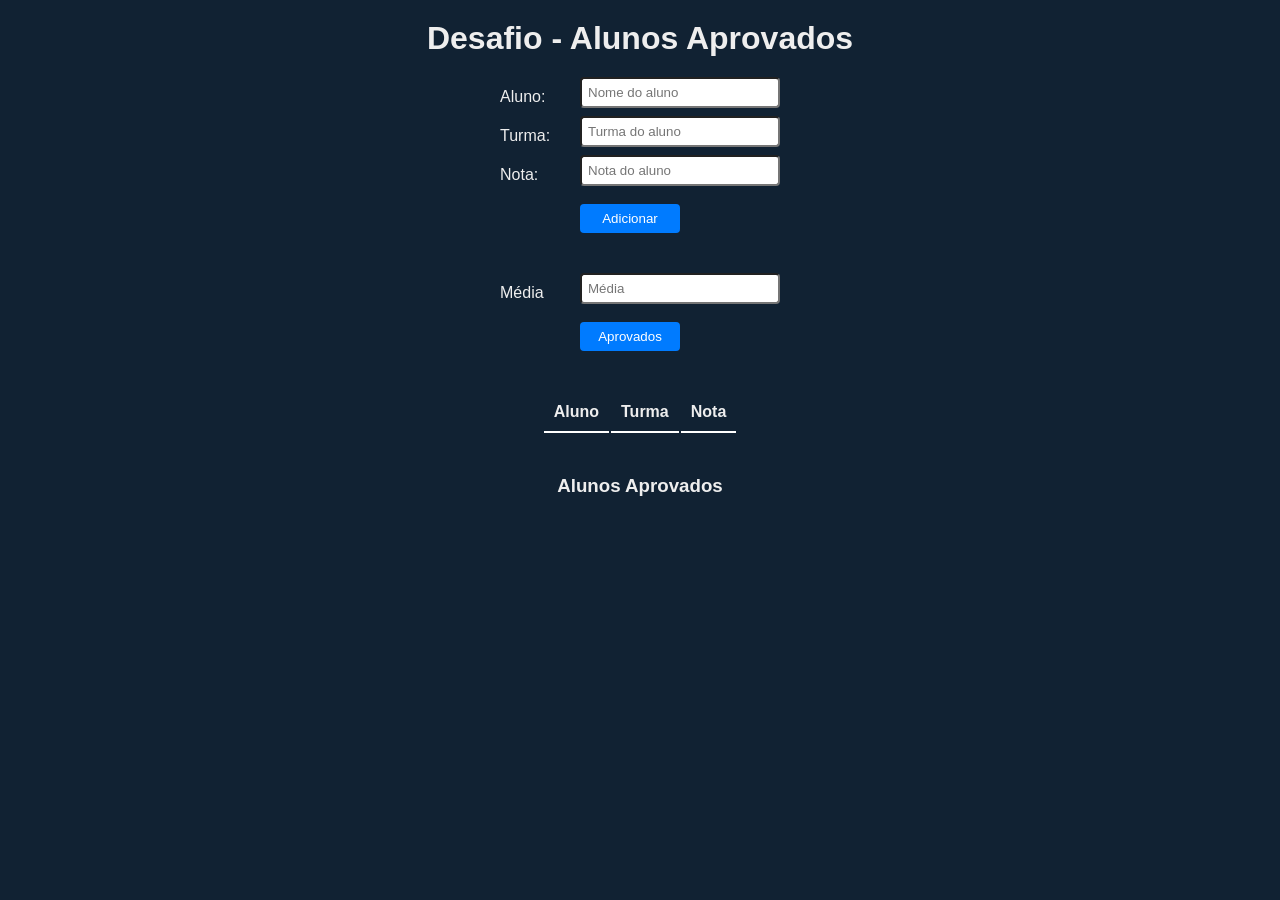
<file: 2022-Bootcamp-Impulso-Javascript-Evolution/projeto-alunos-aprovados/index.html>
<!DOCTYPE html>
<html lang="pt-br">
<head>
  <meta charset="UTF-8">
  <meta http-equiv="X-UA-Compatible" content="IE=edge">
  <meta name="viewport" content="width=device-width, initial-scale=1.0">
  <title>Alunos Aprovados</title>
  <link rel="stylesheet" href="./assets/css/style.css">
</head>
<body>
  
  <header>
    <h1>Desafio - Alunos Aprovados</h1>
  </header>

  <main>
    <form id="form">
      <label for="aluno">Aluno:</label>
      <input type="text" id="aluno" placeholder="Nome do aluno" required>

      <label for="turma">Turma:</label>
      <input type="text" id="turma" placeholder="Turma do aluno" required>
      
      <label for="nota">Nota:</label>
      <input type="number" id="nota" step="0.1" placeholder="Nota do aluno" required>
      
      <button type="submit">Adicionar</button>
    </form>

    <form id="formAprovados">
      <label for="media">Média</label>
      <input type="number" id="media" step="0.1" step="0.1" min="0" max="10" placeholder="Média">

      <button type="submit">Aprovados</button>
    </form>
  </main>

  <div class="tabela">
    <table >
      <thead>
        <th>Aluno</th>
        <th>Turma</th>
        <th>Nota</th>
      </thead>
      <tbody id="lista">
      </tbody>
    </table>
  </div>

  <div class="listaAprovados">
    <h3>Alunos Aprovados</h3>
    <p id="listaAprovados"></p>
  </div>

  <script src="./assets/js/scripts.js"></script>
</body>
</html>
</file>
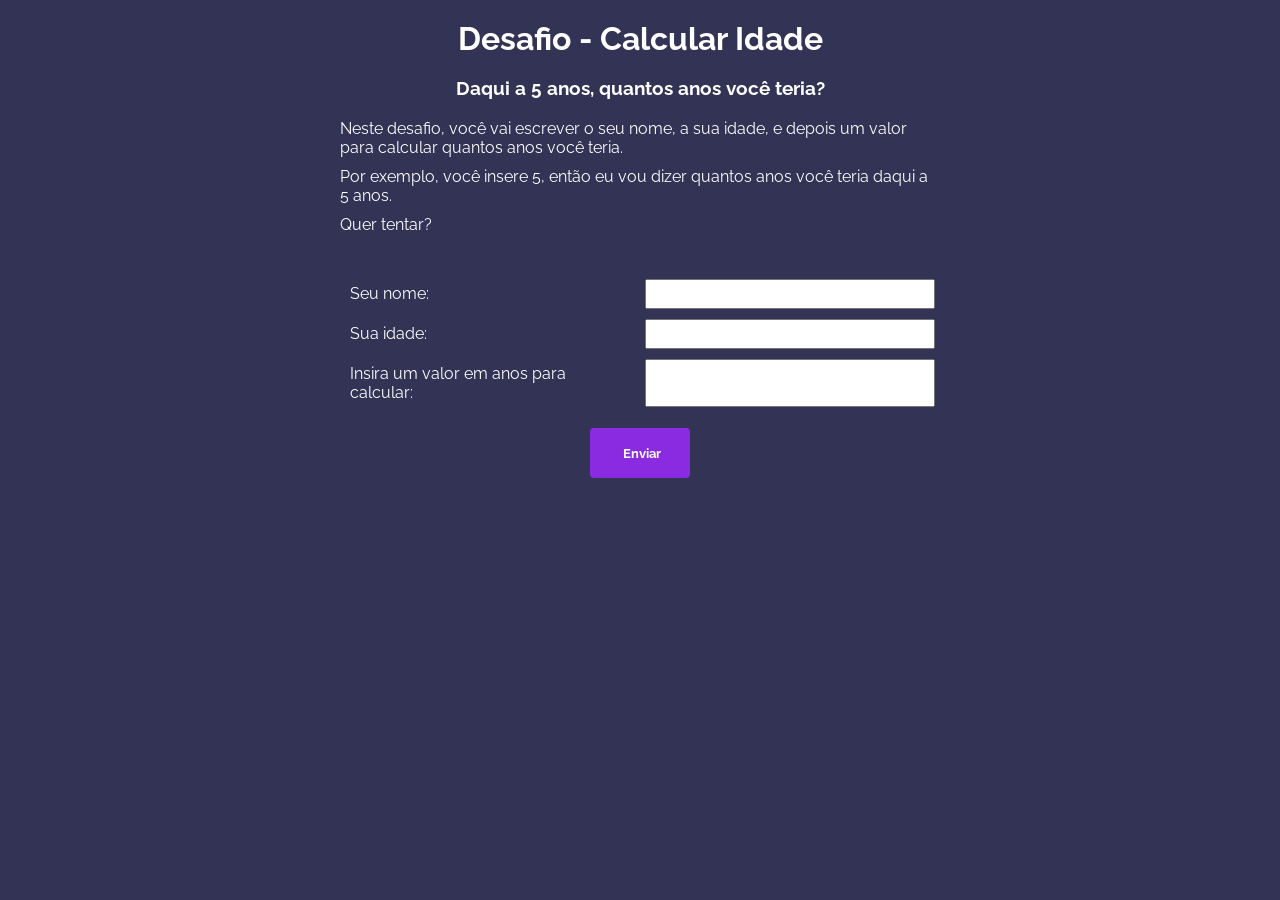
<file: 2022-Bootcamp-Impulso-Javascript-Evolution/projeto-calcular-idade/index.html>
<!DOCTYPE html>
<html lang="pt-br">
<head>
  <meta charset="UTF-8">
  <meta http-equiv="X-UA-Compatible" content="IE=edge">
  <meta name="viewport" content="width=device-width, initial-scale=1.0">
  <title>Calcular Idade</title>
  <link rel="stylesheet" href="./assets/css/style.css">
</head>
<body>
  <h1>Desafio - Calcular Idade</h1>
  <h3>Daqui a 5 anos, quantos anos você teria?</h3>

  <p>Neste desafio, você vai escrever o seu nome, a sua idade, e depois um valor para calcular quantos anos você teria.</p>
  <p>Por exemplo, você insere 5, então eu vou dizer quantos anos você teria daqui a 5 anos.</p>
  <p>Quer tentar?</p>

  <form id="form">
    <label for="nome">Seu nome:</label>
    <input type="text" id="nome" required>

    <label for="idade">Sua idade:</label>
    <input type="number" id="idade" required>

    <label for="anos">Insira um valor em anos para calcular:</label>
    <input type="number" id="anos" required>

    <button type="submit">Enviar</button>
  </form>

  <div id="resultado"></div>
  
  <script src="scripts.js"></script>
</body>
</html>
</file>
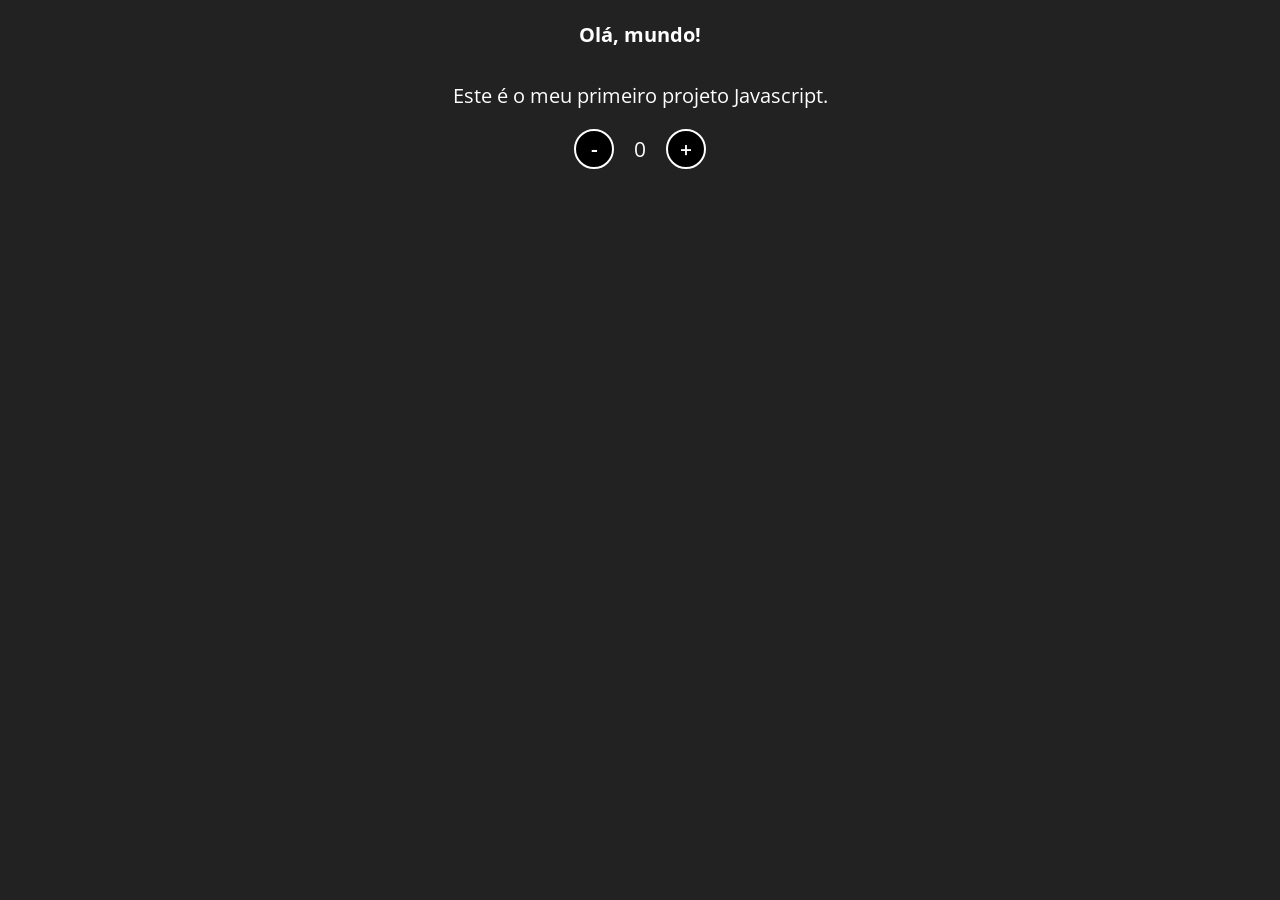
<file: 2022-Bootcamp-Impulso-Javascript-Evolution/projeto-contador/index.html>
<!DOCTYPE html>
<html lang="en">
<head>
    <meta charset="UTF-8">
    <meta name="viewport" content="width=device-width, initial-scale=1.0">
    <link rel="stylesheet" href="assets/css/style.css" />
    <title>Contador</title>
</head>
<body>
    <h1>Olá, mundo!</h1>
    <p>Este é o meu primeiro projeto Javascript.</p>
    <div id="counter">
        <button id="subtrair">-</button>
        <span id="currentNumber">0</span>
        <button id="adicionar">+</button>
    </div>
    <script src="assets/js/scripts.js"></script>
</body>
</html>
</file>
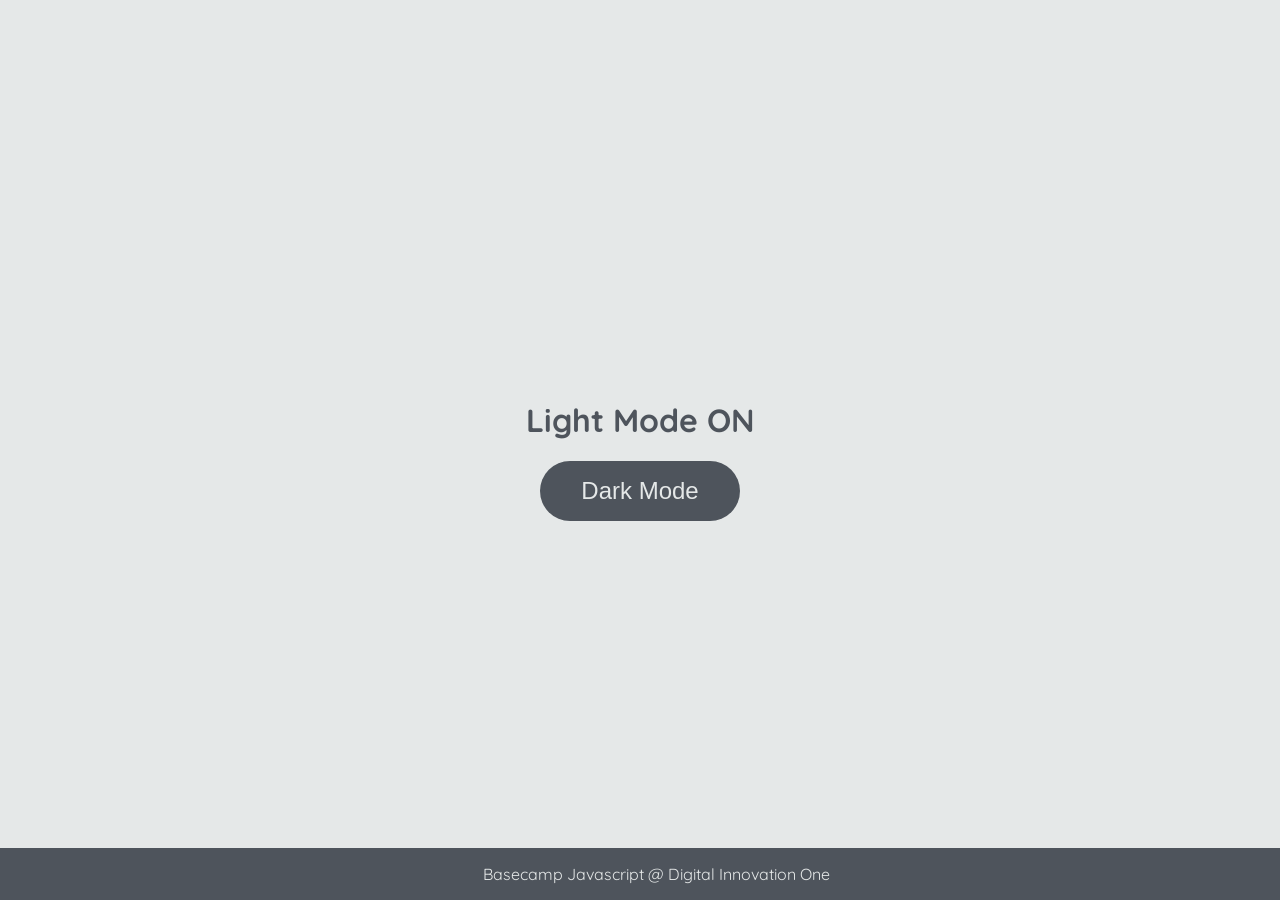
<file: 2022-Bootcamp-Impulso-Javascript-Evolution/projeto-dark-mode/index.html>
<!DOCTYPE html>
<html lang="en">
	<head>
		<meta charset="UTF-8" />
		<meta http-equiv="X-UA-Compatible" content="IE=edge" />
		<meta name="viewport" content="width=device-width, initial-scale=1.0" />
		<link rel="stylesheet" href="assets/css/styles.css" />
		<title>Dark mode and Light Mode</title>
	</head>
	<body>
		<main>
			<h1 id="page-title" >Light Mode ON</h1>
			<button aria-label="selecionar-modo" id="mode-selector">Dark Mode</button>
		</main>

		<footer>Basecamp Javascript @ Digital Innovation One</footer>
		<script src="assets/js/scripts.js"></script>
	</body>
</html>
</file>
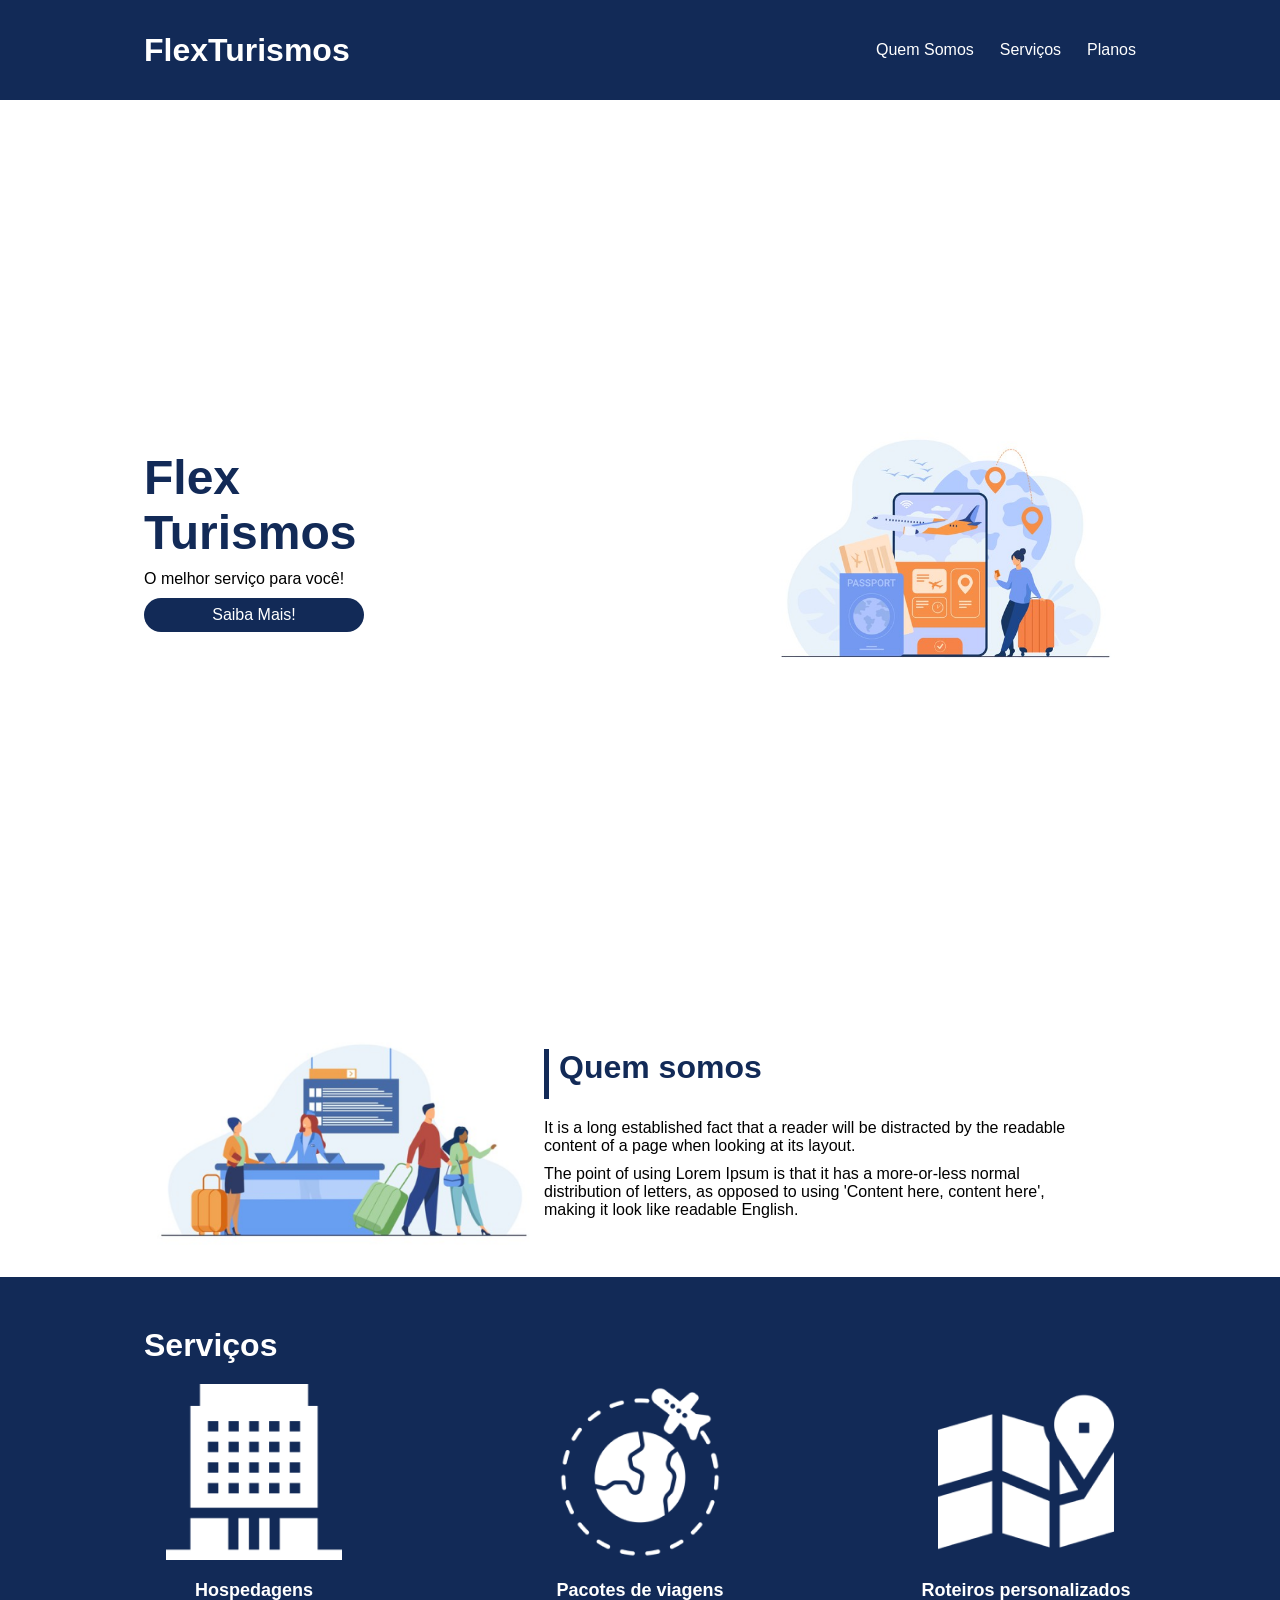
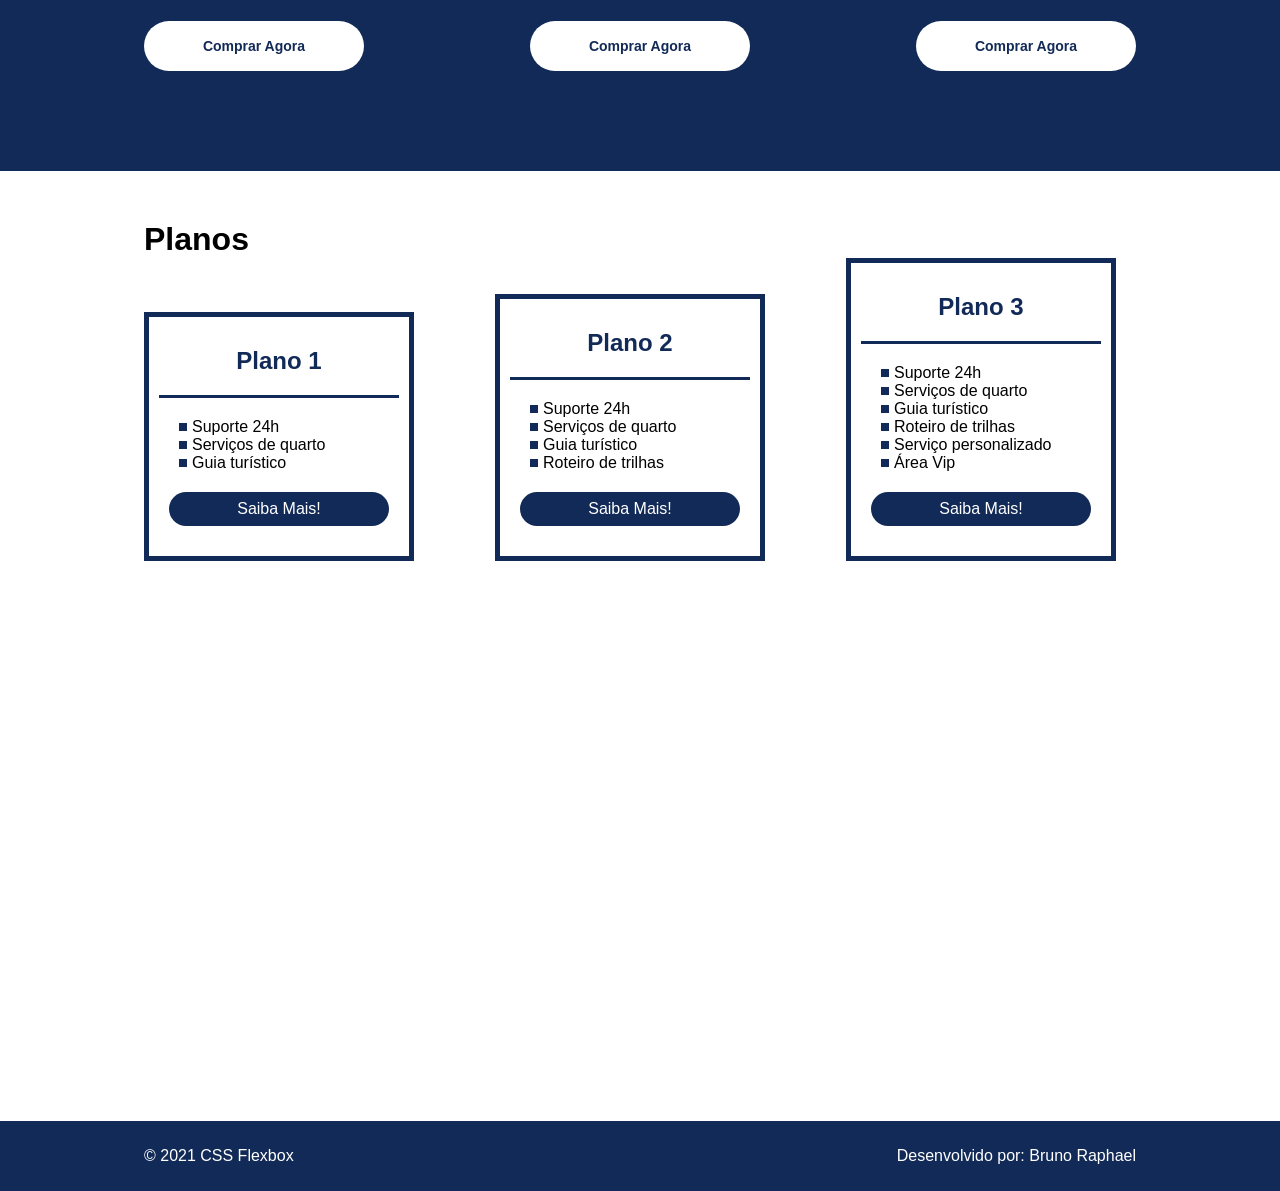
<file: 2022-Bootcamp-Impulso-Javascript-Evolution/projeto-flex-turismos/index.html>
<!DOCTYPE html>
<html lang="pt-br">

<head>
    <meta charset="UTF-8">
    <meta name="viewport" content="width=device-width, initial-scale=1.0">
    <title>Flex Turismos</title>
    <link rel="stylesheet" href="./style.css">
</head>

<body>
    <header>
        <div class="flex-container menu">
            <div>
                <h1>FlexTurismos</h1>
            </div>
            <ul class="list-items">
                <li><a href="#quem-somos">Quem Somos</a></li>
                <li><a href="#servicos">Serviços</a></li>
                <li><a href="#planos">Planos</a></li>
            </ul>
        </div>
    </header>

    <div class="flex-container apresentacao">
        <div class="texto-apresentacao">
            <h1>Flex <br>Turismos</h1>
            <p>O melhor serviço para você!</p>
            <a href="" class="btn">Saiba Mais!</a>
        </div>

        <div>
            <div><img src="./images/0-main.png" alt="banner de apresentação"></div>
        </div>
    </div>

    <div id="quem-somos" class="flex-container">
        <div>
            <h2>Quem somos</h2>
            <p>It is a long established fact that a reader will be distracted by the readable content of a page when looking at its layout. </p>
            <p>The point of using Lorem Ipsum is that it has a more-or-less normal distribution of letters, as opposed to using 'Content here, content here', making it look like readable English.</p>
        </div>
        <div>
            <img src="./images/1-quem-somos.png" alt="balcão de atendimento">
        </div>
    </div>

    <div class="container-externo">
        <div class="flex-container" id="servicos">

            <div>
                <h2>Serviços</h2>
            </div>

            <div class="list-servicos">
                <div class="item-servico">
                    <div><img src="./images/icon-2.png" alt="hospedagens"></div>
                    <p>Hospedagens</p>
                    <a href="#">Comprar Agora</a>
                </div>

                <div class="item-servico">
                    <div><img src="./images/icon-1.png" alt="pacote de viagens"></div>
                    <p>Pacotes de viagens</p>
                    <a href="#">Comprar Agora</a>
                </div>

                <div class="item-servico">
                    <div><img src="./images/icon-3.png" alt="roteiros personalizados"></div>
                    <p>Roteiros personalizados</p>
                    <a href="#">Comprar Agora</a>
                </div>

            </div>
        </div>
    </div>

    <div class="flex-container" id="planos">
        
        <div class="">
            <h2>Planos</h2>
        </div>

        <div class="list-planos">

            <div class="item-plano">
                <h3>Plano 1</h3>
                <ul>
                    <li>Suporte 24h</li>
                    <li>Serviços de quarto</li>
                    <li>Guia turístico</li>
                </ul>
                <a href="#" class="btn">Saiba Mais!</a>
            </div>

            <div class="item-plano">
                <h3>Plano 2</h3>
                <ul>
                    <li>Suporte 24h</li>
                    <li>Serviços de quarto</li>
                    <li>Guia turístico</li>
                    <li>Roteiro de trilhas</li>
                </ul>
                <a href="#" class="btn">Saiba Mais!</a>
            </div>

            <div class="item-plano">
                <h3>Plano 3</h3>
                <ul>
                    <li>Suporte 24h</li>
                    <li>Serviços de quarto</li>
                    <li>Guia turístico</li>
                    <li>Roteiro de trilhas</li>
                    <li>Serviço personalizado</li>
                    <li>Área Vip</li>
                </ul>
                <a href="#" class="btn">Saiba Mais!</a>
            </div>

        </div>
    </div>

    <footer>
        <div class="flex-container footer">
            <p>&copy; 2021 CSS Flexbox</p>
            <p>Desenvolvido por: Bruno Raphael</p>
        </div>
    </footer>
</body>

</html>
</file>
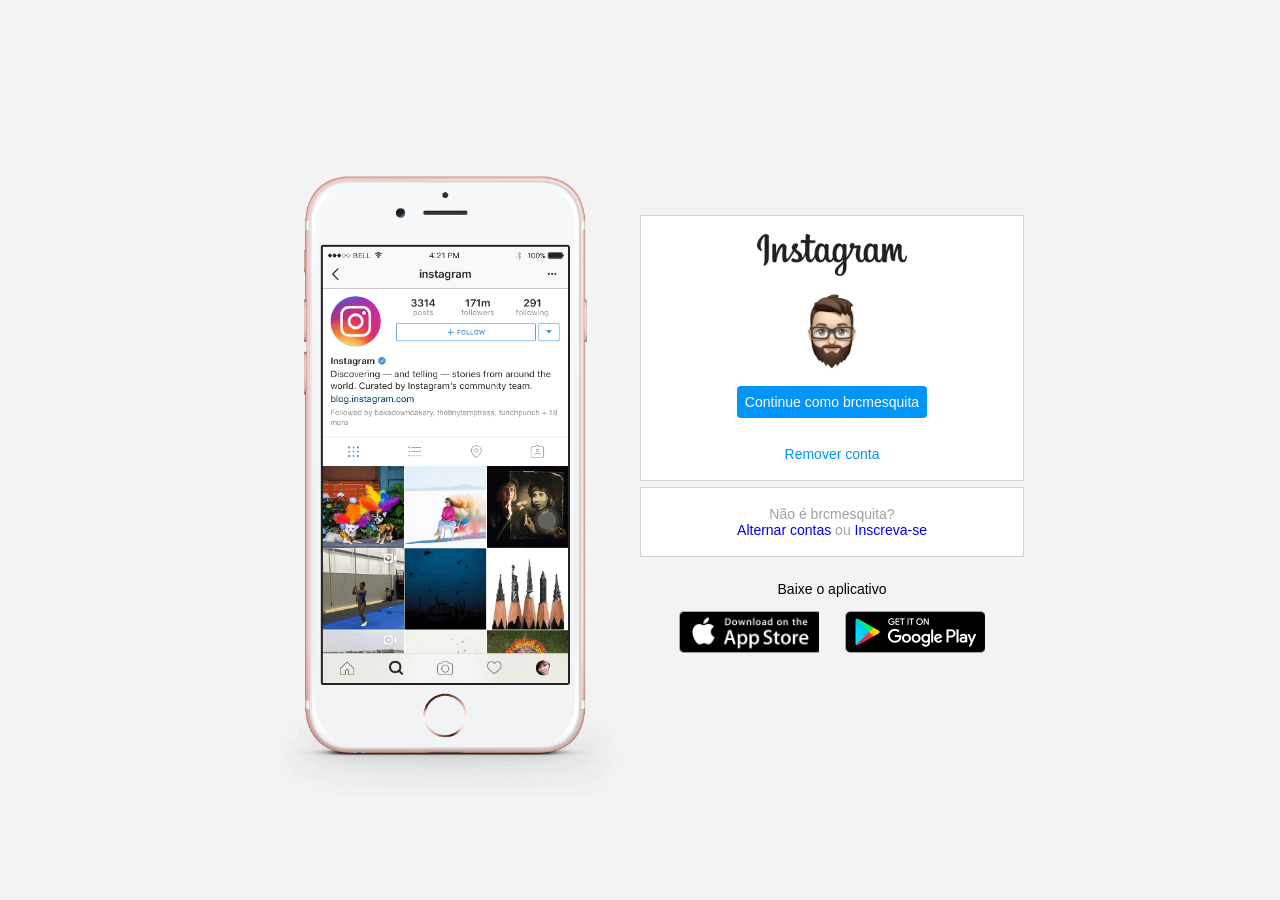
<file: 2022-Bootcamp-Impulso-Javascript-Evolution/projeto-instagram-tela-login/index.html>
<!DOCTYPE html>
<html lang="en">
<head>
  <meta charset="UTF-8">
  <meta http-equiv="X-UA-Compatible" content="IE=edge">
  <meta name="viewport" content="width=device-width, initial-scale=1.0">
  <link rel="stylesheet" href="style.css">
  <title>Instagram</title>
</head>
<body>
  <div class="instagram-wrapper">
    <div class="instagram-phone">
      <img src="./img/instagram-celular.png" alt="celular">
    </div>
    <div class="instagram-continue">
      
      <div class="group">
        <img src="./img/instagram-logo.png" class="instagram-logo" alt="instagram logo">
        <div class="profile-photo">
          <img src="./img/pp.jpeg" alt="">
        </div>
        <a href="#" class="instagram-login">Continue como brcmesquita</a>
        <a href="#" class="instagram-logout">Remover conta</a>
      </div>

      <div class="group">
        <p class="not-account">Não é brcmesquita?</p>
        <div class="not-account">
          <span class="link-blue">
            <a href="#">
              Alternar contas  
            </a>
            </span>
            ou
            <span class="link-blue">
              <a href="#">
                Inscreva-se
              </a>
            </span>
        </div>
      </div>

      <div class="get-the-app">
        <p class="get-app">Baixe o aplicativo</p>
        <div class="download">
          <a href="#" class="app-download app-apple"></a>
          <a href="#" class="app-download app-google"></a>
        </div>
      </div>
    </div>
  </div>
</body>
</html>
</file>
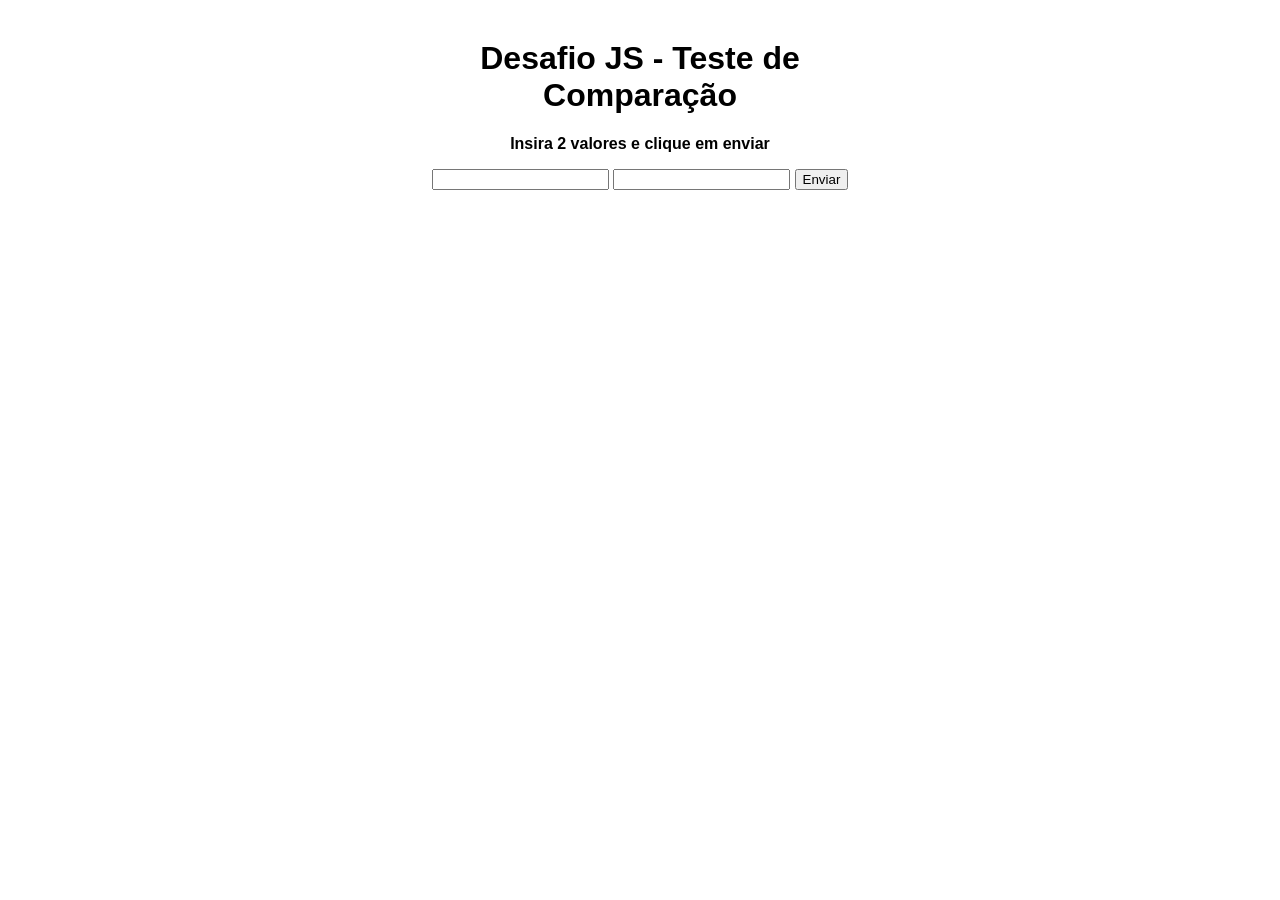
<file: 2022-Bootcamp-Impulso-Javascript-Evolution/projeto-sintaxe-e-operadores/index.html>
<!DOCTYPE html>
<html lang="pt-br">
<head>
  <meta charset="UTF-8">
  <meta http-equiv="X-UA-Compatible" content="IE=edge">
  <meta name="viewport" content="width=device-width, initial-scale=1.0">
  <title>Desafio Sintaxe e Operadores</title>
  <style>
    body {
      font-family: Arial, Helvetica, sans-serif;
      width: 500px;
      margin: 40px auto;
      text-align: center;
    }
  </style>
</head>
<body>

  <div>
    <h1>Desafio JS - Teste de Comparação</h1>
    <p><strong>Insira 2 valores e clique em enviar</strong></p>
    <form id="form">
      <input type="text" id="input1">
      <input type="text" id="input2">
      <button type="submit">Enviar</button>
      <br>
      <br>
      <div id="resultado"></div>
    </form>
  </div>

  <script src="assets/js/scripts.js"></script>
  
</body>
</html>
</file>
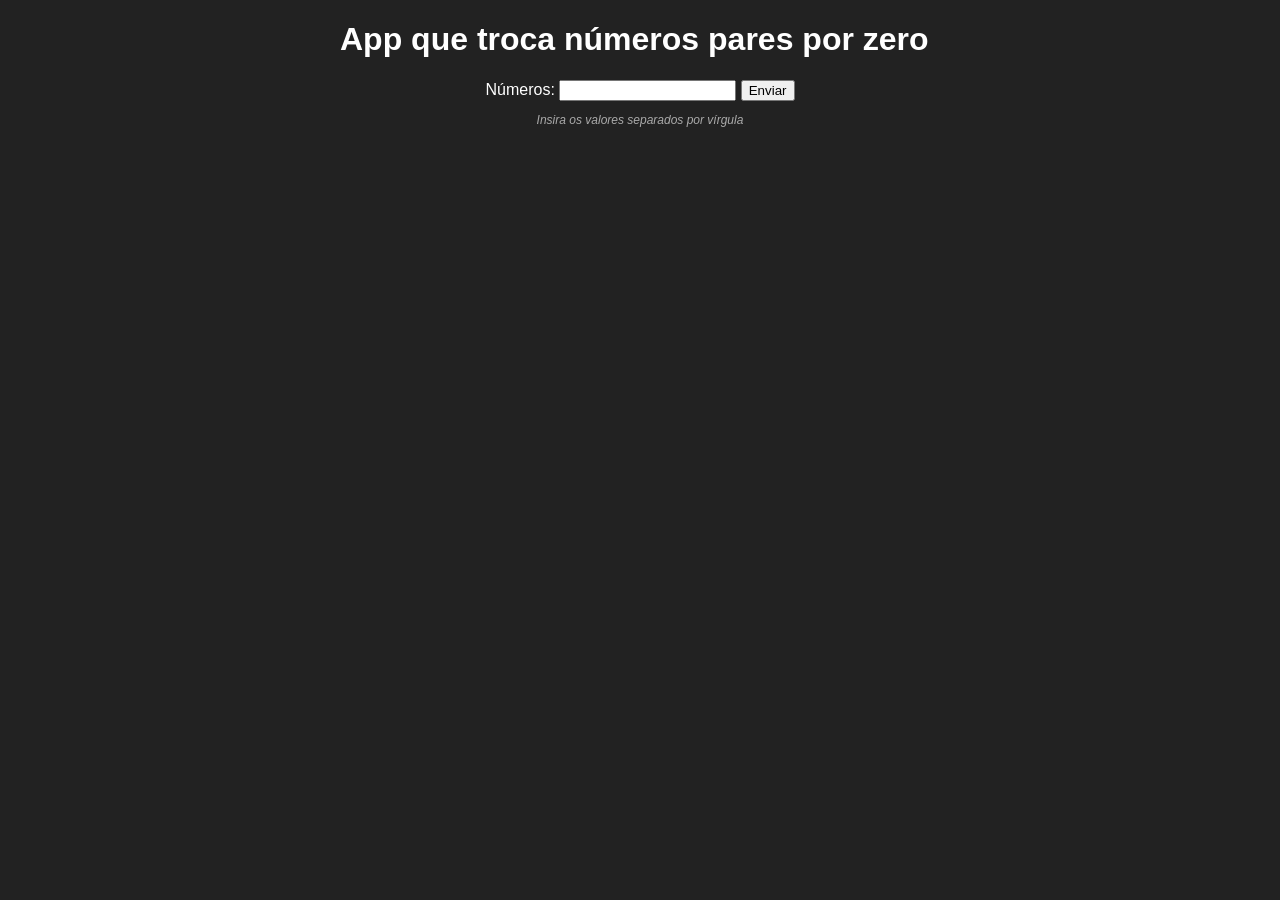
<file: 2022-Bootcamp-Impulso-Javascript-Evolution/projeto-substituir-numeros-pares/index.html>
<!DOCTYPE html>
<html lang="pt-br">
<head>
  <meta charset="UTF-8">
  <meta http-equiv="X-UA-Compatible" content="IE=edge">
  <meta name="viewport" content="width=device-width, initial-scale=1.0">
  <title>Trocar Números Pares</title>
  <link rel="stylesheet" href="./assets/css/style.css">
</head>
<body>
  
  <header>
    <h1>App que troca números pares por zero</h1>
  </header>

  <main>
    <form id="form">
      <label for="numbers">Números:</label>
      <input type="text" id="numbers" name="numbers">
      <button type="submit">Enviar</button>
      <p><em>Insira os valores separados por vírgula</em></p>
    </form>

    <div id="resultado"></div>
    </div>
  </main>

  <script src="./assets/js/scripts.js"></script>
</body>
</html>
</file>
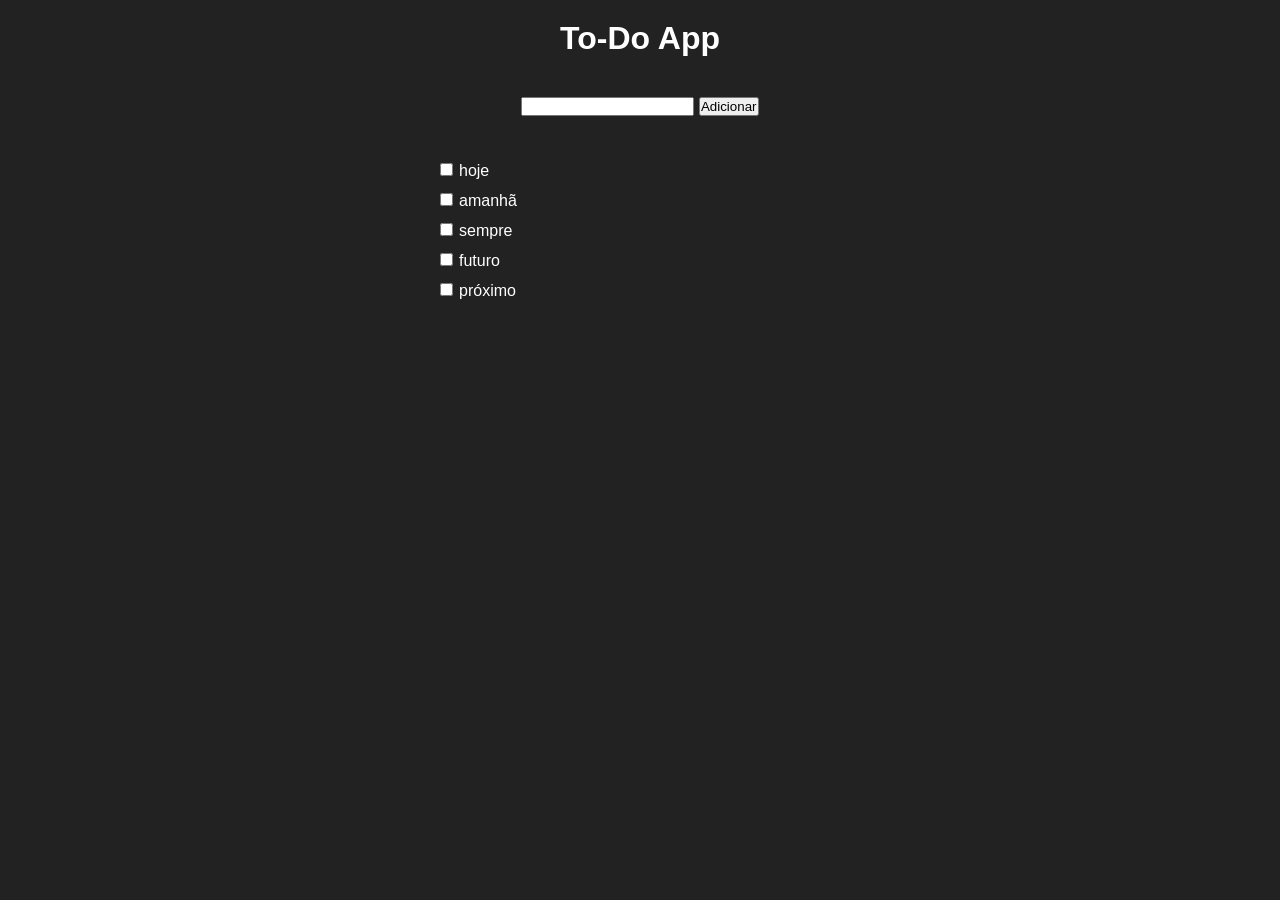
<file: 2022-Bootcamp-Impulso-Javascript-Evolution/projeto-todo-list/index.html>
<!DOCTYPE html>
<html lang="pt-br">

<head>
  <meta charset="UTF-8">
  <meta http-equiv="X-UA-Compatible" content="IE=edge">
  <meta name="viewport" content="width=device-width, initial-scale=1.0">
  <title>To-Do App</title>
  <link rel="stylesheet" href="./assets/css/styles.css">
</head>

<body>

  <div class="container">

    <header>
      <h1>To-Do App</h1>
    </header>

    <main>
      <form id="form">
        <input type="text" id="texto">
        <button type="submit">Adicionar</button>
      </form>
    </main>

    <section>
      <div id="tarefas">
      </div>
    </section>

  </div>

  <script src="./assets/js/scripts.js"></script>
</body>

</html>
</file>
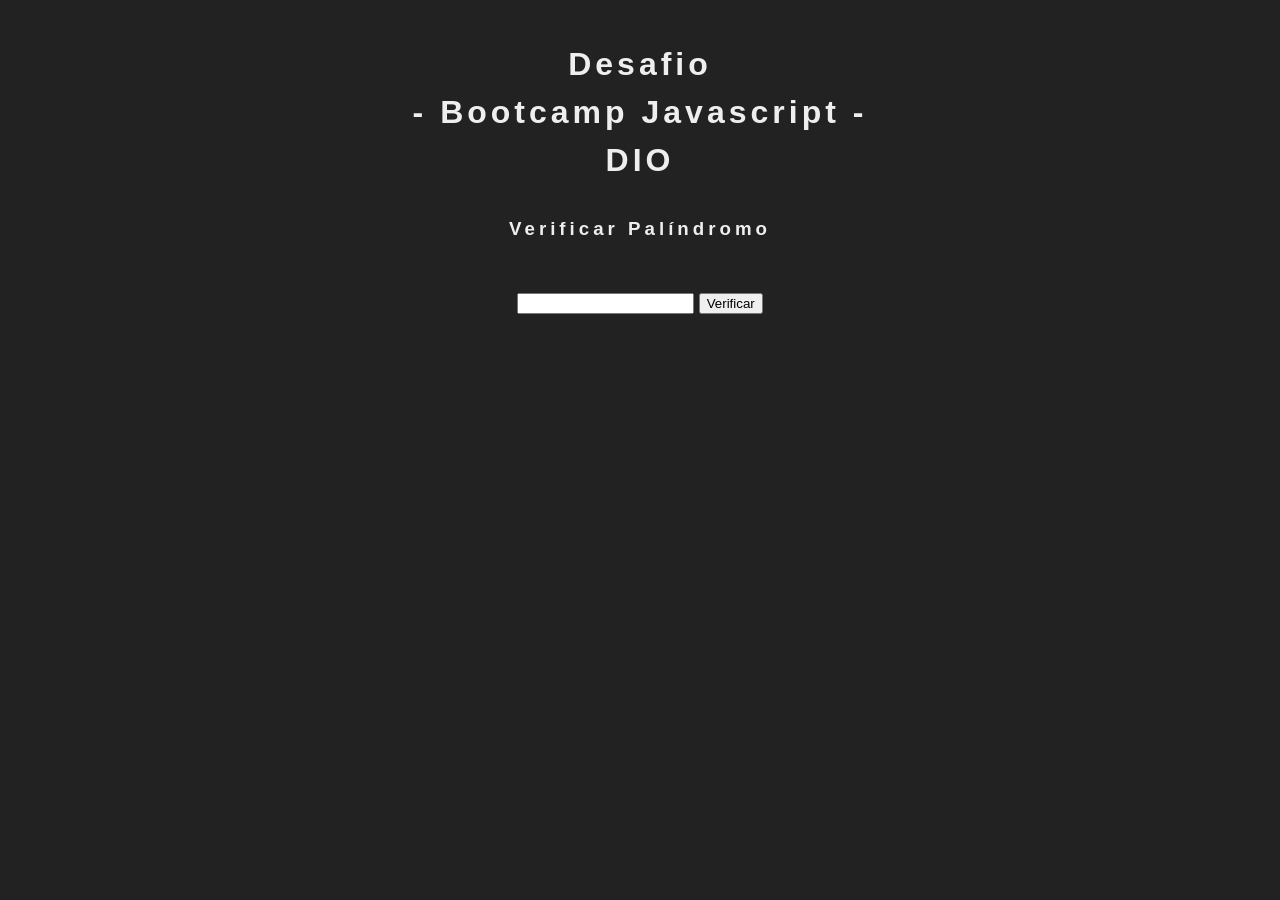
<file: 2022-Bootcamp-Impulso-Javascript-Evolution/projeto-verificar-palindromos/index.html>
<!DOCTYPE html>
<html lang="pt-br">
<head>
  <meta charset="UTF-8">
  <meta http-equiv="X-UA-Compatible" content="IE=edge">
  <meta name="viewport" content="width=device-width, initial-scale=1.0">
  <title>Verificar Palíndromo</title>

  <style>
    body {
      width: 500px;
      margin: 40px auto;
      background-color: #222;
      color: #eee;
      font-family: sans-serif;
    }

    header, main {
      text-align: center;
      margin-bottom: 40px;
    }

    h1, h3 {
    letter-spacing: 4px;
    line-height: 3rem;
    }

    #resultado{
      margin-top: 40px;
    }
  </style>

</head>
<body>

    <header>
      <h1>Desafio<br/>- Bootcamp Javascript -<br/>DIO</h1>
      <h3>Verificar Palíndromo</h3>
    </header>

    <main>
      <form id="form">
        <input type="text" id="input">
        <button type="submit">Verificar</button>
      </form>

      <div id="resultado"></div>
    </main>

  <script src="./assets/js/scripts.js"></script>
</body>
</html>
</file>
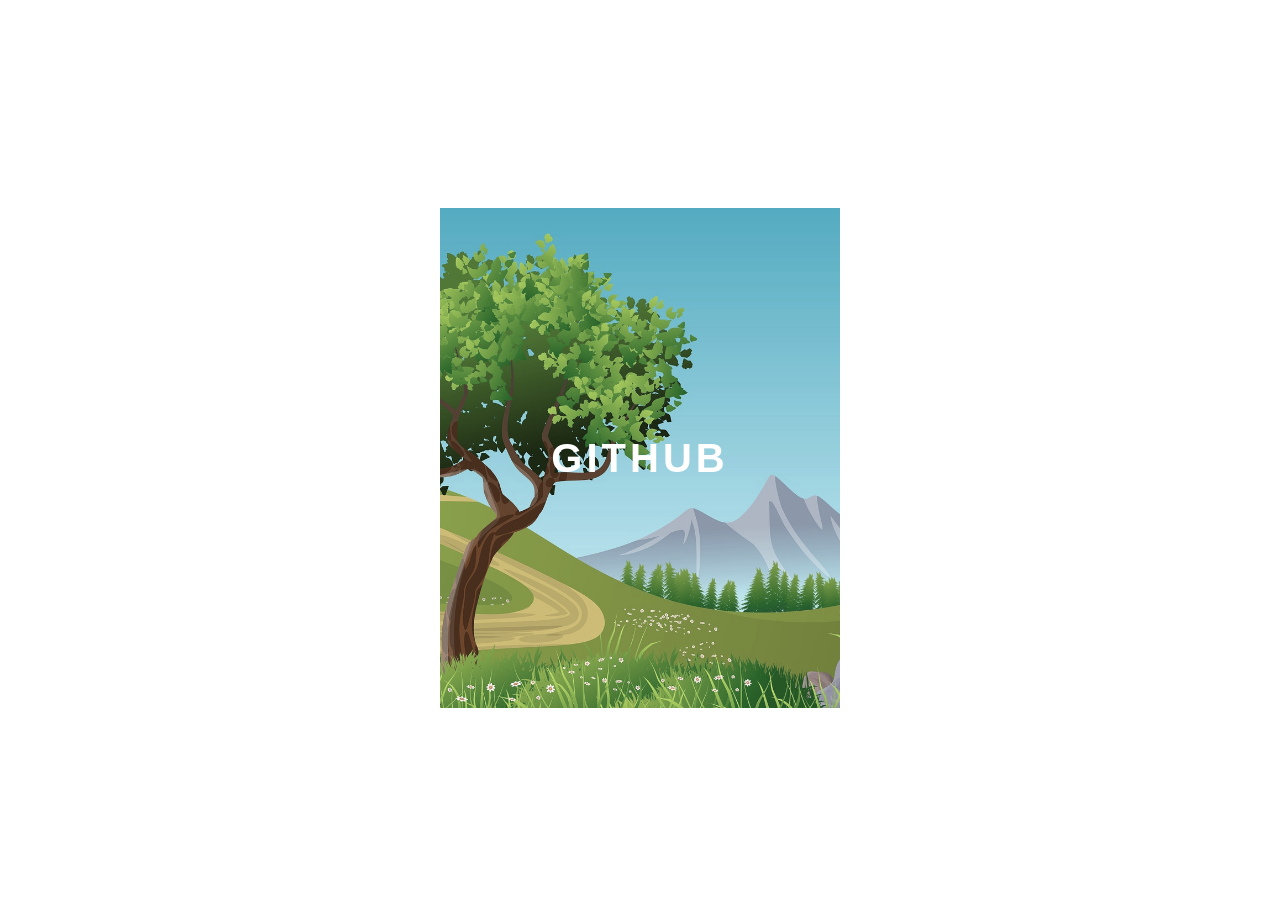
<file: 2022-Bootcamp-TQI-Java/modulos/css/index.html>
<!DOCTYPE html>
<html>
<head>
  <meta charset="UTF-8">
  <title>Document</title>
  <link rel="stylesheet" href="style.css">
</head>
<body>
  <div class="container">
    <div class="card">
      <div class="card-wrapper">
        <h2>Github</h2>
        <p>Veja meus projetos</p>
      </div>
    </div>
  </div>
</body>
</html>
</file>
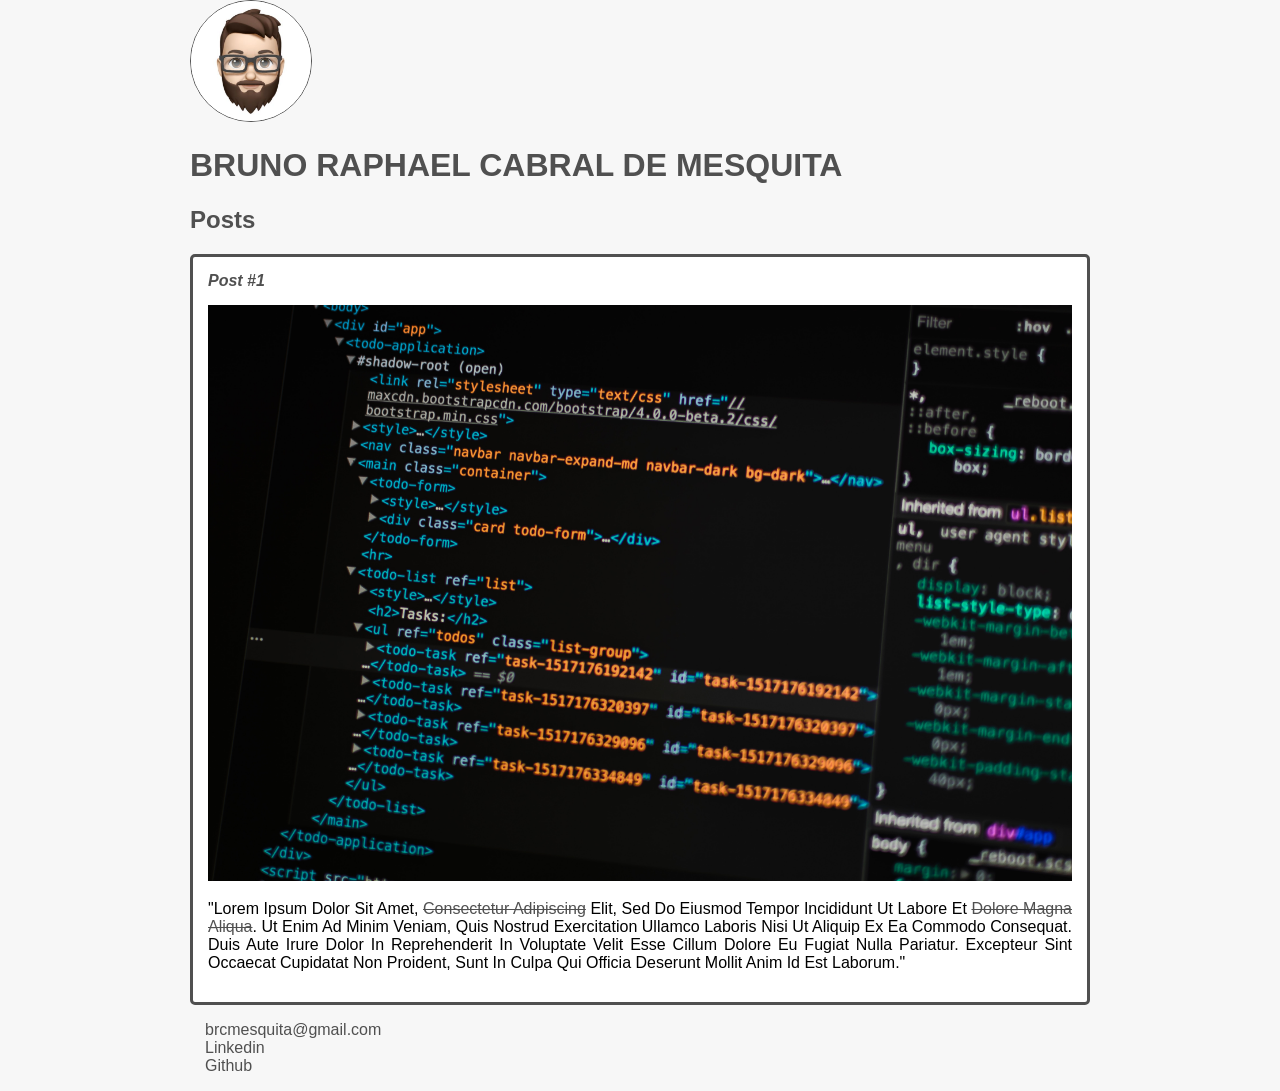
<file: 2022-Bootcamp-TQI-Java/modulos/html/index.html>
<!DOCTYPE html>
<html>
<head>
  <meta charset="utf-8">
  <title>Bruno Raphael Cabral de Mesquita</title>
  <link rel="stylesheet" href="style.css">
</head>
<body>
  <header>
    <img src="./img/foto.jpeg" alt="Ilustração do rosto de Bruno Raphael" class="photo">
    <h1 id="title">Bruno Raphael Cabral de Mesquita</h1>
  </header>

  <section>
    <header>
      <h2 class="subtitle">Posts</h2>
    </header>
    <article class="post">
      <header>
        <h3 class="post_title">Post #1</h3>
        <img src="./img/html_code.jpg" alt="Editor de código-fonte contendo código HTML" class="post_image">
      </header>
      <p class="post_content">
        "Lorem ipsum dolor sit amet, <a href="https://brunoraphael.com.br/" target="_blank">consectetur adipiscing</a> elit, sed do eiusmod tempor incididunt ut labore et <a href="mailto:brcmesquita@gmail.com">dolore magna aliqua</a>. Ut enim ad minim veniam, quis nostrud exercitation ullamco laboris nisi ut aliquip ex ea commodo consequat. Duis aute irure dolor in reprehenderit in voluptate velit esse cillum dolore eu fugiat nulla pariatur. Excepteur sint occaecat cupidatat non proident, sunt in culpa qui officia deserunt mollit anim id est laborum."
      </p>
    </article>
  </section>

  <footer>
    <ul class="contact_list">
      <li><a href="mailto:brcmesquita@gmail.com">brcmesquita@gmail.com</a></li>
      <li><a href="https://www.linkedin.com/in/brcmesquita/" target="_blank">Linkedin</a></li>
      <li><a href="https://www.github.com/brcmesquita/" target="_blank">Github</a></li>
    </ul>
  </footer>
</body>
</html>
</file>
<file: 2022-Bootcamp-Impulso-Javascript-Evolution/projeto-alunos-aprovados/assets/css/style.css>
* {
  margin: 0px;
  padding: 0px;
  font-family: Arial, Helvetica, sans-serif;
}

body {
  background-color: #123;
  color: #eee;
  width: 600px;
  margin: auto;
}

header {
  text-align: center;
  margin: 20px auto;
}

form {
display: grid;
grid-template-columns: 80px 200px;
margin-bottom: 40px;
align-items: center;
justify-content: center;
}

form input {
  margin-bottom: 8px;
  border-radius: 4px;
  padding: 6px;
  
}

form button {
  width: 100px;
  margin-top: 10px;
  grid-column: 2;
  padding: 6px;
  background-color: #007bff;
  border: 1px solid transparent;
  color: #fff;
  border-radius: 4px;
}

.tabela {
  display: flex;
  justify-content: center;
  margin: auto;
  margin-bottom: 40px;
}

table th {
  border-bottom: 2px solid #fff;
  padding: 10px;
}

table td {
  padding: 4px;
  border-bottom: 1px solid #555;
}

table td:last-child{
  text-align: center;
}

.listaAprovados {
  text-align: center;
}

.listaAprovados p {
  margin-top: 1rem;
  color: aqua;
  word-wrap: break-word;
}
</file>
<file: 2022-Bootcamp-Impulso-Javascript-Evolution/projeto-calcular-idade/assets/css/style.css>
@import url('https://fonts.googleapis.com/css2?family=Raleway&display=swap');

* {
  margin: 0px;
  padding: 0px;
  font-family: 'Raleway', sans-serif;
}

body {
  width: 600px;
  margin: 20px auto;
  background-color: #335;
  color: #fff;
}

h1 {
  margin-bottom: 20px;
  text-align: center;
}

h3 {
  text-align: center;
  margin-bottom: 20px;
}

p {
  margin-bottom: 10px;
}

form {
  margin-top: 40px;
  display: grid;
  grid-template-columns: 1fr 1fr;
}

label, input {
  padding: 5px;
  margin: 5px;
}

button {
  margin: 1rem auto;
  width: 100px;
  padding: 1rem 2rem;
  grid-column: 1 / 3;
  background-color: blueviolet;
  border: 1px solid transparent;
  border-radius: 4px;
  color: #fff;
  font-weight: bold;
}

#resultado {
  margin-top: 20px;
  text-align: center;
  color: aqua;
}
</file>
<file: 2022-Bootcamp-Impulso-Javascript-Evolution/projeto-contador/assets/css/style.css>
@import url('https://fonts.googleapis.com/css2?family=Open+Sans:wght@300;600&display=swap');

* {
    font-family: 'Open Sans', sans-serif;
    font-size: 20px;
    color: #fff;

}

body {
    display: flex;
    align-items: center;
    justify-content: center;
    flex-direction: column;
    background-color: #222;
}

button {
    height: 40px;
    width: 40px;
    border-radius: 50%;
    border: 2px solid #fff;
    background-color: #000;
    color: #fff;
    font-size: 16pt;
    font-weight: 600;
    text-align: center;
}

#counter {
    display: flex;
}

#currentNumber {
    display: flex;
    align-items: center;
    margin: 0 20px;
    font-size: 16pt;
}
</file>
<file: 2022-Bootcamp-Impulso-Javascript-Evolution/projeto-dark-mode/assets/css/styles.css>
@import url('https://fonts.googleapis.com/css2?family=Quicksand:wght@300;400;600&display=swap');

body {
	background-color: #e5e8e8;
	color: #4e545c;
	margin: 0;
	font-family: 'Quicksand';
}

body.dark-mode {
	background-color: #000401;
	color: #e5e8e8;
}

main {
	height: 100vh;
	width: 100%;
	display: flex;
	flex-direction: column;
	align-items: center;
	justify-content: center;
}

footer {
	width: 100%;
	background-color: #4e545c;
	padding: 16px;
	color: #e5e8e8;
	position: fixed;
	bottom: 0;
	text-align: center;
	font-weight: 400;
}

footer.dark-mode {
	background-color: #8d9797;
	color: #000401;
}

button {
	border-radius: 40px;
	font-size: 1.5rem;
	height: 60px;
	width: 200px;
	border: none;
	background-color: #4e545c;
	color: #e5e8e8;
	transition: all 0.5s linear;
}

button:hover {
	background-color: #000401;
}

button.dark-mode {
	background-color: #e5e8e8;
	color: #4e545c;
}

button.dark-mode:hover {
	background-color: #4e545c;
	color: #e5e8e8;
}
</file>
<file: 2022-Bootcamp-Impulso-Javascript-Evolution/projeto-flex-turismos/style.css>
* {
  margin: 0;
  padding: 0;
  font-family: 'Open Sans', sans-serif;
}

ul {
  list-style: none;
  margin: 0;
  padding: 0;
}

ul li a {
  text-decoration: none;
}

div img {
  display: block;
  width: 100%;
}

.flex-container {
  display: flex;
  min-width: 320px;
  max-width: 992px;
  margin: auto;
  width: 100%;
}

header {
  background-color: #122A57;
  height: 100px;
  display: flex;
  align-items: center;
  color: #fff;
}

header .list-items {
  display: flex;
  max-width: 260px;
  width: 100%;
  justify-content: space-between;
  align-items: center;
}

.list-items li a {
  color: #fff;
}

header .menu {
  justify-content: space-between;
}

.apresentacao {
  height: 100vh;
  align-items: center;
  justify-content: space-between;
}

.apresentacao .texto-apresentacao {
  min-height: 200px;
  width: 100%;
}

.texto-apresentacao h1 {
  color:#122A57;
  font-size: 48px;
  margin-bottom: 10px;
}

.btn {
  background-color: #122A57;
  color: #fff;
  text-align: center;
  border-radius: 30px;
  width: 220px;
  display: block;
  text-decoration: none;
  padding: 8px 0;
  margin-top: 10px;
}

#quem-somos {
  flex-direction: row-reverse;
  align-items: center;
  justify-content: space-between;
}

#quem-somos h2 {
  font-size: 32px;
  color: #122A57;
  display: flex;
  margin-bottom: 20px;
}

#quem-somos h2::before {
  content: "";
  background-color: #122A57;
  height: 50px;
  width: 5px;
  margin-right: 10px;
  position: relative;
}

#quem-somos p {
  margin-bottom: 10px;
  width: 90%;
}

#quem-somos img {
  min-width: 400px;
}

.container-externo {
  background-color: #122A57;
  width: 100%;
}

#servicos {
  flex-direction: column;
  padding-top: 50px;
  padding-bottom: 100px;
}

#servicos h2 {
  color: #fff;
  font-size: 32px;
  margin-bottom: 20px;
}

.list-servicos {
  display: flex;
  justify-content: space-between;
}

.list-servicos .item-servico {
  text-align: center;
}

.item-servico p {
  color: #fff;
  font-size: 18px;
  font-weight: 700;
  margin-top: 20px;
}

.item-servico a {
  width: 220px;
  background-color: #fff;
  border-radius: 30px;
  height: 50px;
  text-align: center;
  margin-top: 20px;
  line-height: 50px;
  color: #122A57;
  font-size: 14px;
  text-decoration: none;
  display: block;
  font-weight: 700;
}

.item-servico img {
  width: 80%;
  margin: auto;
}

#planos {
  flex-direction: column;
  min-height: 100vh;
  padding-top: 50px;
}

#planos  h2 {
  font-size: 32px;
}

.list-planos {
  display: flex;
  align-items: flex-end;
  justify-content: space-between;
}

.item-plano {
  flex: 1;
  border: 5px solid #122A57;
  margin-right: 20px;
  padding: 10px;
  max-width: 240px;
}

.item-plano .btn {
  margin: auto;
  margin-bottom: 20px;
}

.item-plano h3 {
  font-size: 24px;
  display: flex;
  flex-direction: column;
  text-align: center;
  margin-top: 20px;
  color: #122A57;
}

.item-plano h3::after {
  content: "";
  background-color: #122A57;
  width: 100%;
  height:3px;
  margin-top: 20px;
  margin-bottom: 10px;
}

.item-plano ul {
  padding: 10px 20px;
  display: flex;
  flex-direction: column;
  margin-bottom: 10px;
}

.item-plano ul li {
  display: flex;
  flex-wrap: nowrap;
  align-items: center;
}

.item-plano ul li::before {
  content: "";
  background-color: #122A57;
  padding: 4px;
  margin-right: 5px;
}

footer {
  background-color: #122A57;
  height: 70px;
  display: flex;
  align-items: center;
}

footer .footer {
  justify-content: space-between;
  color: #fff;
}

/* Mobile */
@media(max-width: 992px){
  .flex-container {
    display: flex;
    flex-direction: column;
  }

  .apresentacao {
    flex-direction: column-reverse;
  }

  .apresentacao .texto-apresentacao {
    width: 100%;
  }

  #quem-somos {
    flex-direction: column-reverse;
  }

  #quem-somos img {
    min-width: 320px;
    margin: auto;
  }

  .list-servicos {
    flex-direction: column;
  }

  .item-servico img {
    width: 50%;
    margin: auto;
  }

  .list-planos {
    flex-direction: column;
    align-items: flex-start;
    margin-bottom: 20px;
  }

  .list-planos .item-plano {
    max-width: 90%;
    margin: auto;
    width: 100%;
    margin-bottom: 20px;
  }
}
</file>
<file: 2022-Bootcamp-Impulso-Javascript-Evolution/projeto-instagram-tela-login/style.css>
* {
  padding: 0;
  margin: 0;
  box-sizing: border-box;
  text-decoration: none;
  font-family: sans-serif;
  font-size: 14px;
}

body {
  width: 100%;
  min-height: 100vh;
  background-color: rgb(243, 243, 243);
  margin: 0;
  padding: 0;
  display: flex;
  justify-content: center;
}

.instagram-wrapper {
  display: flex;
  align-items: center;
  justify-content: start;
  width: 60%;
  height: 100vh;
}

.instagram-phone {
  display: flex;
  align-items: center;
  justify-content: center;
  width: 50%;
}

.instagram-phone img {
  height: 50rem;
}

.instagram-continue {
  display: flex;
  align-items: center; /* horizontal */
  justify-content: space-around; /* vertical */
  flex-direction: column;
  width: 50%;
  min-height: 34rem;
}

.group {
  display: flex;
  justify-content: space-between;
  align-items: center;
  flex-direction: column;
  background-color: #ffffff;
  width: 100%;
  padding: 1.3rem 0;
  border: 1px solid lightgray;
}

.group:nth-child(1) {
  min-height: 19rem;
}

.instagram-logo {
  height: 3rem;
}

.profile-photo {
  display: flex;
  justify-content: center;
  align-items: center;
  border-radius: 50%;
  overflow: hidden;
}

.profile-photo img {
  height: 6rem;
}

.instagram-login {
  background-color: #0095f6;
  color: #ffffff;
  padding: 8px;
  border-radius: 4px;
}

.instagram-logout {
  color: #0095f6;
  margin-top: 1rem;
}

.not-account {
  color: rgb(160, 160, 160);
}

.link-blue {
  color: #0095f6;
}

.get-the-app {
  display: flex;
  flex-direction: column;
  align-items: center;
  justify-content: center;
  width: 100%;
  padding: 1.3rem 0;
}

.download {
  display: flex;
  width: 100%;
  justify-content: space-evenly;
  align-items: center;
  padding: 1rem;
}

.app-download {
  height: 3rem;
  width: 10rem;
  background-size: cover;
}

.app-download:nth-child(1) {
  background-image: url('./img/apple-button.png');
}

.app-download:nth-child(2) {
  background-image: url('./img/googleplay-button.png');
}

/* media queries */


@media (max-width: 1024px) {
  .instagram-wrapper {
      width: 90%;
  }
}

@media (max-width: 650px) {
  body {
      background-color: #ffffff;
  }

  .instagram-wrapper {
      width: 90%;
  }

  .instagram-phone {
      display: none;
  }

  .instagram-continue {
      width: 100%;
  }
  
  .group {
      border: 1px solid transparent;
  }
}
</file>
<file: 2022-Bootcamp-Impulso-Javascript-Evolution/projeto-substituir-numeros-pares/assets/css/style.css>
body {
  background-color: #222;
  color: #fff;
  width: 600px;
  margin: auto;
  font-family: Arial, Helvetica, sans-serif;
}

#form {
  text-align: center;
}

p {
  font-size: 12px;
  color: #aaa;
}

#resultado {
  text-align: center;
  margin-top: 40px;
}
</file>
<file: 2022-Bootcamp-Impulso-Javascript-Evolution/projeto-todo-list/assets/css/styles.css>
* {
  margin: 0;
  padding: 0;
  font-family: sans-serif;
}

body {
  background-color: #222;
  color: #fff;
}

.container {
  width: 400px;
  margin: 0 auto;
}

header {
  margin-top: 20px;
  text-align: center;
}

main {
  margin-top: 40px;
  text-align: center;
}

section {
  margin-top: 40px;
}

li {
  list-style: none;
  line-height: 30px;
}

p {
  display: inline;
  margin-left: 6px;
}

.concluido {
  color: gray;
  text-decoration: line-through;
}
</file>
<file: 2022-Bootcamp-TQI-Java/modulos/css/style.css>
body {
  font-family: sans-serif;
}

.container {
  width: 100%;
  height: 100vh;
  display: flex;
  justify-content: center;
  align-items: center;
}

.card {
  width: 400px;
  height: 500px;
  background-image: url("./landscape.jpg");
  background-position: center;
  background-repeat: no-repeat;
  background-size: cover;
  display: flex;
  justify-content: center;
  align-items: center;
  filter: grayscale(0.5);
  color: #ffffff;
  cursor: pointer;
  transition: 0.3s;
}

.card-wrapper {
  text-align: center;
  display: flex;
  flex-direction: column;
  justify-content: center;
  align-items: center;
  position: relative;
}

.card-wrapper::before {
  content: "";
  color: #ffffff;
  position: absolute;
  height: 100px;
  width: 100px;
  display: block;
  border: 1px solid #ffffff;
  opacity: 0;
  transition: 0.3s;
}

.card-wrapper h2 {
  font-size: 40px;
  text-transform: uppercase;
  letter-spacing: 4px;
  margin: 0;
  transition: 0.3s;
}

.card-wrapper p {
  font-size: 0px;
  visibility: hidden;
  opacity: 0;
  font-weight: bold;
  text-transform: uppercase;
  transition: 0.3s;
}

.card:hover {
  filter: unset;
}

.card:hover > .card-wrapper::before {
  height: 300px;
  width: 400px;
  opacity: 1;
}

.card:hover > .card-wrapper p {
  opacity: 1;
  visibility: visible;
  font-size: 14px;
}
</file>
<file: 2022-Bootcamp-TQI-Java/modulos/html/style.css>
body {
  background: #f7f7f7;
  font-family: Verdana, Geneva, Tahoma, sans-serif;
  max-width: 900px;
  margin: 0 auto;
}

.photo {
 border-radius: 50%;
 border: 1px solid #505050;
 max-width: 120px;
}

#title, .subtitle, .post_title {
  color: #505050;
}

#title {
  font-style: 40px;
  text-transform: uppercase;
}

a {
  text-decoration: line-through;
  color: #505050;
}

.post_title {
  font-size: 16px;
  font-style: italic;
  margin: 0;
  margin-bottom: 15px;
}

.post {
  background: #fff;
  padding: 15px;
  border: 3px solid #505050;
  margin-bottom: 15px;
  border-radius: 5px;
}

.post_content {
  margin: 0;
  margin-bottom: 15px;
  text-transform: capitalize;
  text-align: justify;
}

.post_image {
  margin-bottom: 15px;
  width: 100%;
}

.contact_list {
  list-style: none;
  padding-left: 15px;
}

.contact_list li a {
  text-decoration: none;
}
</file>
